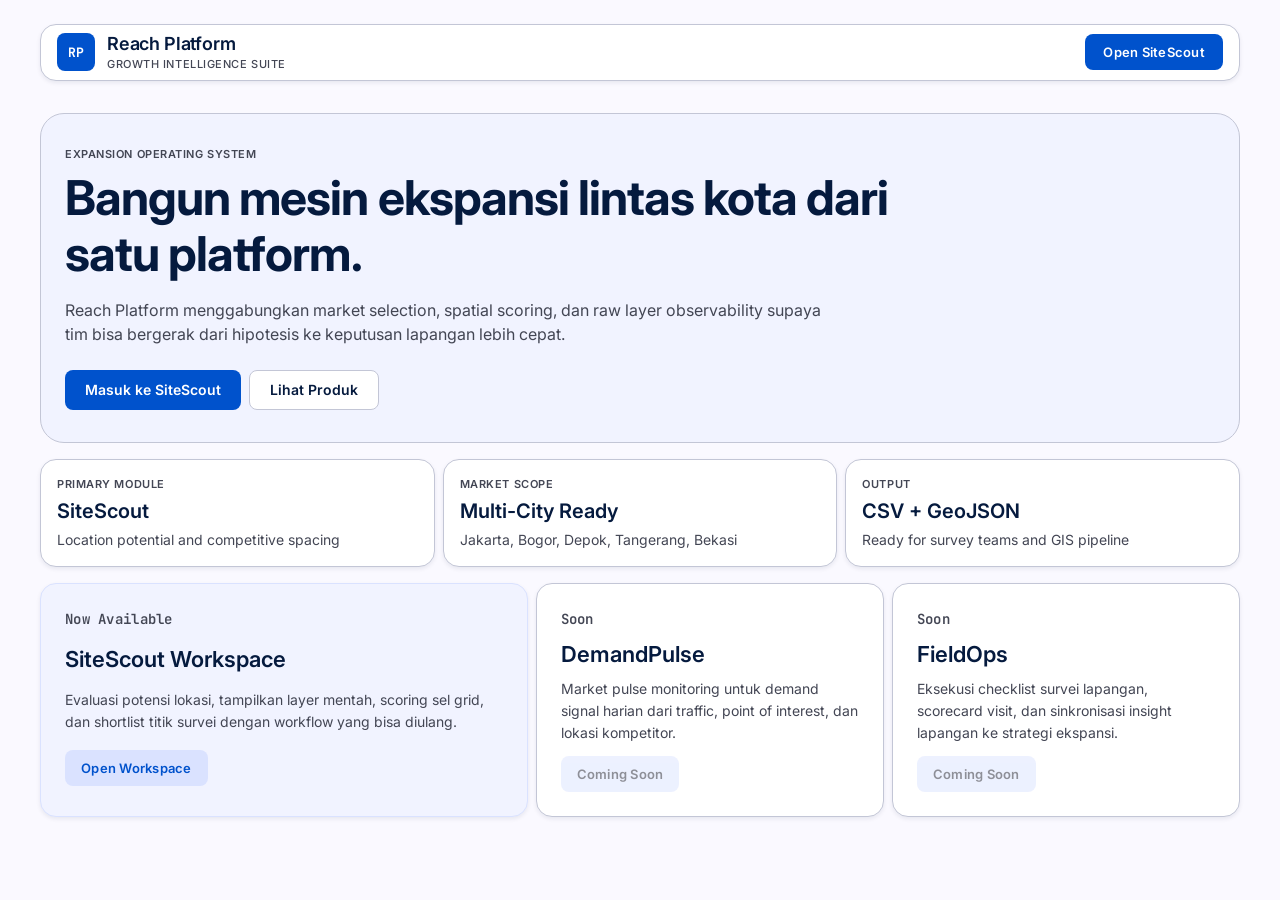
<file: frontend/index.html>
<!DOCTYPE html>
<html lang="id">
<head>
  <meta charset="UTF-8" />
  <meta name="viewport" content="width=device-width, initial-scale=1.0" />
  <meta name="description" content="Reach Platform membantu tim ekspansi menjalankan keputusan lokasi, demand mapping, dan growth intelligence dari satu workspace." />
  <title>Reach Platform - Growth Intelligence</title>
  <link rel="preconnect" href="https://fonts.googleapis.com" />
  <link rel="preconnect" href="https://fonts.gstatic.com" crossorigin />
  <link href="https://fonts.googleapis.com/css2?family=Inter:wght@400;500;600;700&family=JetBrains+Mono:wght@400;600&display=swap" rel="stylesheet" />
  <link rel="stylesheet" href="css/home.css?v=20260607-01" />
</head>
<body>
  <div class="home-shell">

    <!-- Header -->
    <header class="site-header">
      <div class="brand">
        <span class="brand-badge">RP</span>
        <div>
          <h1>Reach Platform</h1>
          <p class="brand-sub">Growth Intelligence Suite</p>
        </div>
      </div>
      <a href="app.html" class="header-cta">Open SiteScout</a>
    </header>

    <main>

      <!-- Hero -->
      <section class="hero">
        <p class="eyebrow">Expansion Operating System</p>
        <h2>Bangun mesin ekspansi lintas kota dari satu platform.</h2>
        <p class="hero-copy">Reach Platform menggabungkan market selection, spatial scoring, dan raw layer observability supaya tim bisa bergerak dari hipotesis ke keputusan lapangan lebih cepat.</p>
        <div class="hero-actions">
          <a href="app.html" class="btn-primary">Masuk ke SiteScout</a>
          <a href="#products" class="btn-ghost">Lihat Produk</a>
        </div>
      </section>

      <!-- Signal Strip -->
      <section class="signal-strip">
        <div class="signal-card">
          <span class="label">Primary Module</span>
          <strong>SiteScout</strong>
          <span>Location potential and competitive spacing</span>
        </div>
        <div class="signal-card">
          <span class="label">Market Scope</span>
          <strong>Multi-City Ready</strong>
          <span>Jakarta, Bogor, Depok, Tangerang, Bekasi</span>
        </div>
        <div class="signal-card">
          <span class="label">Output</span>
          <strong>CSV + GeoJSON</strong>
          <span>Ready for survey teams and GIS pipeline</span>
        </div>
      </section>

      <!-- Products -->
      <section id="products" class="products">
        <article class="product-card featured">
          <p class="product-tag">Now Available</p>
          <h3>SiteScout Workspace</h3>
          <p>Evaluasi potensi lokasi, tampilkan layer mentah, scoring sel grid, dan shortlist titik survei dengan workflow yang bisa diulang.</p>
          <a href="app.html" class="product-link">Open Workspace</a>
        </article>

        <article class="product-card">
          <p class="product-tag">Soon</p>
          <h3>DemandPulse</h3>
          <p>Market pulse monitoring untuk demand signal harian dari traffic, point of interest, dan lokasi kompetitor.</p>
          <span class="product-link disabled">Coming Soon</span>
        </article>

        <article class="product-card">
          <p class="product-tag">Soon</p>
          <h3>FieldOps</h3>
          <p>Eksekusi checklist survei lapangan, scorecard visit, dan sinkronisasi insight lapangan ke strategi ekspansi.</p>
          <span class="product-link disabled">Coming Soon</span>
        </article>
      </section>

    </main>
  </div>
</body>
</html>
</file>
<file: frontend/css/home.css>
/* ================================================
   Stitch Narrative — Landing Page Theme
   Reach Platform / SiteScout
   Design System: Corporate Modern, Vibrant Deep Blue
   ================================================ */

/* --- Tokens --- */
:root {
  /* Brand */
  --primary: #0052cc;
  --primary-hover: #0040a2;
  --primary-container: #dae2ff;
  --on-primary: #ffffff;
  --inverse-primary: #b2c5ff;

  /* Surface */
  --surface: #faf9ff;
  --surface-dim: #ccdaff;
  --surface-bright: #faf9ff;
  --surface-container-lowest: #ffffff;
  --surface-container-low: #f1f3ff;
  --surface-container: #e9edff;
  --surface-container-high: #e1e8ff;
  --surface-container-highest: #d8e2ff;
  --on-surface: #051a3e;
  --on-surface-variant: #434654;
  --inverse-surface: #1d3054;
  --inverse-on-surface: #edf0ff;

  /* Outline */
  --outline: #737685;
  --outline-variant: #c3c6d6;

  /* Accents */
  --accent-green: #00875a;
  --accent-green-bg: rgba(0, 135, 90, 0.08);
  --accent-amber: #b8860b;
  --accent-amber-bg: rgba(184, 134, 11, 0.08);

  /* Typography */
  --font-sans: 'Inter', -apple-system, BlinkMacSystemFont, 'Segoe UI', sans-serif;
  --font-mono: 'JetBrains Mono', 'SF Mono', monospace;

  /* Spacing (4px base) */
  --space-xs: 4px;
  --space-sm: 8px;
  --space-md: 16px;
  --space-lg: 24px;
  --space-xl: 32px;

  /* Radius */
  --radius-sm: 4px;
  --radius-md: 8px;
  --radius-lg: 16px;
  --radius-xl: 24px;
  --radius-full: 9999px;

  /* Elevation - Level 1 */
  --shadow-card: 0px 2px 4px rgba(9, 30, 66, 0.08);
  /* Elevation - Level 2 */
  --shadow-popover: 0px 8px 16px rgba(9, 30, 66, 0.12);

  /* Layout */
  --max-width: 1440px;
  --gutter: 24px;
  --margin-desktop: 40px;
  --margin-mobile: 16px;
}

/* --- Reset --- */
*,
*::before,
*::after {
  margin: 0;
  padding: 0;
  box-sizing: border-box;
}

html {
  -webkit-font-smoothing: antialiased;
  -moz-osx-font-smoothing: grayscale;
}

body {
  font-family: var(--font-sans);
  font-size: 16px;
  line-height: 1.5;
  color: var(--on-surface);
  background: var(--surface);
  min-height: 100vh;
}

/* --- Shell --- */
.home-shell {
  max-width: var(--max-width);
  margin: 0 auto;
  padding: var(--space-lg) var(--margin-desktop);
}

@media (max-width: 768px) {
  .home-shell {
    padding: var(--space-md) var(--margin-mobile);
  }
}

/* --- Site Header / Navigation --- */
.site-header {
  display: flex;
  align-items: center;
  justify-content: space-between;
  gap: var(--space-md);
  padding: var(--space-sm) var(--space-md);
  background: var(--surface-container-lowest);
  border: 1px solid var(--outline-variant);
  border-radius: var(--radius-lg);
  box-shadow: var(--shadow-card);
}

.brand {
  display: flex;
  align-items: center;
  gap: 12px;
}

.brand-badge {
  width: 38px;
  height: 38px;
  border-radius: var(--radius-md);
  display: grid;
  place-items: center;
  font-family: var(--font-mono);
  font-size: 13px;
  font-weight: 700;
  color: var(--on-primary);
  background: var(--primary);
  letter-spacing: -0.02em;
}

.brand h1 {
  font-family: var(--font-sans);
  font-size: 18px;
  font-weight: 600;
  line-height: 1.2;
  color: var(--on-surface);
  letter-spacing: -0.01em;
}

.brand .brand-sub {
  font-size: 11px;
  font-weight: 500;
  line-height: 16px;
  letter-spacing: 0.05em;
  color: var(--on-surface-variant);
  text-transform: uppercase;
  margin-top: 1px;
}

.header-cta {
  display: inline-flex;
  align-items: center;
  justify-content: center;
  height: 36px;
  padding: 0 18px;
  font-family: var(--font-sans);
  font-size: 13px;
  font-weight: 600;
  line-height: 16px;
  letter-spacing: 0.02em;
  color: var(--on-primary);
  background: var(--primary);
  border-radius: var(--radius-md);
  text-decoration: none;
  transition: background 0.15s ease;
}

.header-cta:hover {
  background: var(--primary-hover);
}

/* --- Hero Section --- */
.hero {
  margin-top: var(--space-xl);
  padding: var(--space-xl) var(--space-lg);
  background: var(--surface-container-low);
  border: 1px solid var(--outline-variant);
  border-radius: var(--radius-xl);
}

.eyebrow {
  font-family: var(--font-sans);
  font-size: 11px;
  font-weight: 600;
  line-height: 16px;
  letter-spacing: 0.05em;
  text-transform: uppercase;
  color: var(--on-surface-variant);
}

.hero h2 {
  margin-top: var(--space-sm);
  max-width: 860px;
  font-family: var(--font-sans);
  font-size: 48px;
  font-weight: 700;
  line-height: 56px;
  letter-spacing: -0.02em;
  color: var(--on-surface);
}

@media (max-width: 920px) {
  .hero h2 {
    font-size: 32px;
    line-height: 40px;
  }
}

@media (max-width: 620px) {
  .hero h2 {
    font-size: 28px;
    line-height: 36px;
  }
}

.hero-copy {
  margin-top: var(--space-md);
  max-width: 760px;
  font-size: 16px;
  line-height: 24px;
  color: var(--on-surface-variant);
}

.hero-actions {
  margin-top: var(--space-lg);
  display: flex;
  flex-wrap: wrap;
  gap: var(--space-sm);
}

/* --- Buttons --- */
.btn-primary,
.btn-ghost {
  display: inline-flex;
  align-items: center;
  justify-content: center;
  height: 40px;
  padding: 0 20px;
  border-radius: var(--radius-md);
  font-family: var(--font-sans);
  font-size: 14px;
  font-weight: 600;
  line-height: 20px;
  text-decoration: none;
  transition: all 0.15s ease;
  cursor: pointer;
}

.btn-primary {
  color: var(--on-primary);
  background: var(--primary);
  border: none;
}

.btn-primary:hover {
  background: var(--primary-hover);
}

.btn-ghost {
  color: var(--on-surface);
  background: var(--surface-container-lowest);
  border: 1px solid var(--outline-variant);
}

.btn-ghost:hover {
  background: var(--surface-container-low);
  border-color: var(--outline);
}

/* --- Signal Strip (Stats Cards) --- */
.signal-strip {
  margin-top: var(--space-md);
  display: grid;
  grid-template-columns: repeat(3, 1fr);
  gap: var(--space-sm);
}

@media (max-width: 768px) {
  .signal-strip {
    grid-template-columns: 1fr;
  }
}

.signal-card {
  padding: var(--space-md);
  background: var(--surface-container-lowest);
  border: 1px solid var(--outline-variant);
  border-radius: var(--radius-lg);
  box-shadow: var(--shadow-card);
  display: grid;
  gap: var(--space-xs);
}

.signal-card .label {
  font-size: 11px;
  font-weight: 600;
  line-height: 16px;
  letter-spacing: 0.05em;
  text-transform: uppercase;
  color: var(--on-surface-variant);
}

.signal-card strong {
  font-family: var(--font-sans);
  font-size: 20px;
  font-weight: 600;
  color: var(--on-surface);
}

.signal-card span:last-child {
  font-size: 14px;
  line-height: 20px;
  color: var(--on-surface-variant);
}

/* --- Products Section --- */
.products {
  margin-top: var(--space-md);
  display: grid;
  grid-template-columns: 1.4fr 1fr 1fr;
  gap: var(--space-sm);
}

@media (max-width: 920px) {
  .products {
    grid-template-columns: 1fr;
  }
}

.product-card {
  padding: var(--space-lg);
  background: var(--surface-container-lowest);
  border: 1px solid var(--outline-variant);
  border-radius: var(--radius-lg);
  box-shadow: var(--shadow-card);
  display: grid;
  gap: var(--space-sm);
  transition: box-shadow 0.2s ease;
}

.product-card:hover {
  box-shadow: var(--shadow-popover);
}

.product-card.featured {
  background: var(--surface-container-low);
  border-color: var(--primary-container);
}

.product-tag {
  font-family: var(--font-mono);
  font-size: 12px;
  font-weight: 600;
  color: var(--primary);
  letter-spacing: 0.02em;
}

.product-tag:contains('Soon') {
  color: var(--accent-amber);
}

.product-card h3 {
  font-family: var(--font-sans);
  font-size: 22px;
  font-weight: 600;
  line-height: 32px;
  color: var(--on-surface);
}

.product-card p {
  font-size: 14px;
  line-height: 22px;
  color: var(--on-surface-variant);
}

.product-link {
  margin-top: var(--space-xs);
  display: inline-flex;
  align-items: center;
  width: fit-content;
  height: 36px;
  padding: 0 16px;
  font-family: var(--font-sans);
  font-size: 13px;
  font-weight: 600;
  line-height: 16px;
  letter-spacing: 0.02em;
  color: var(--primary);
  background: var(--primary-container);
  border-radius: var(--radius-md);
  text-decoration: none;
  transition: background 0.15s ease;
}

.product-link:hover {
  background: var(--primary-fixed-dim);
}

.product-link.disabled {
  color: var(--on-surface-variant);
  background: var(--surface-container-high);
  opacity: 0.6;
  cursor: default;
}

/* ================================================
   Responsive — Mobile (HP)
   ================================================ */

@media (max-width: 768px) {
  .home-shell {
    padding: var(--space-md) var(--margin-mobile);
  }

  .site-header {
    flex-wrap: wrap;
    gap: var(--space-sm);
    padding: var(--space-sm) var(--space-sm);
  }

  .brand h1 {
    font-size: 15px;
  }

  .brand .brand-sub {
    font-size: 10px;
  }

  .header-cta {
    font-size: 12px;
    height: 32px;
    padding: 0 12px;
  }

  .hero {
    margin-top: var(--space-md);
    padding: var(--space-lg) var(--space-md);
    border-radius: var(--radius-lg);
  }

  .hero h2 {
    font-size: 28px;
    line-height: 34px;
  }

  .hero-copy {
    font-size: 14px;
    line-height: 22px;
  }

  .hero-actions {
    flex-direction: column;
    gap: var(--space-sm);
  }

  .btn-primary,
  .btn-ghost {
    width: 100%;
    justify-content: center;
  }

  .signal-strip {
    grid-template-columns: 1fr;
  }

  .signal-card strong {
    font-size: 17px;
  }

  .products {
    grid-template-columns: 1fr;
  }

  .product-card {
    padding: var(--space-md);
  }

  .product-card h3 {
    font-size: 18px;
    line-height: 26px;
  }

  .product-card p {
    font-size: 13px;
  }
}

@media (max-width: 420px) {
  .hero h2 {
    font-size: 22px;
    line-height: 28px;
  }

  .site-header {
    padding: var(--space-xs) var(--space-sm);
  }

  .hero {
    padding: var(--space-md) var(--space-sm);
  }

  .brand-badge {
    width: 32px;
    height: 32px;
    font-size: 11px;
  }
}
</file>
